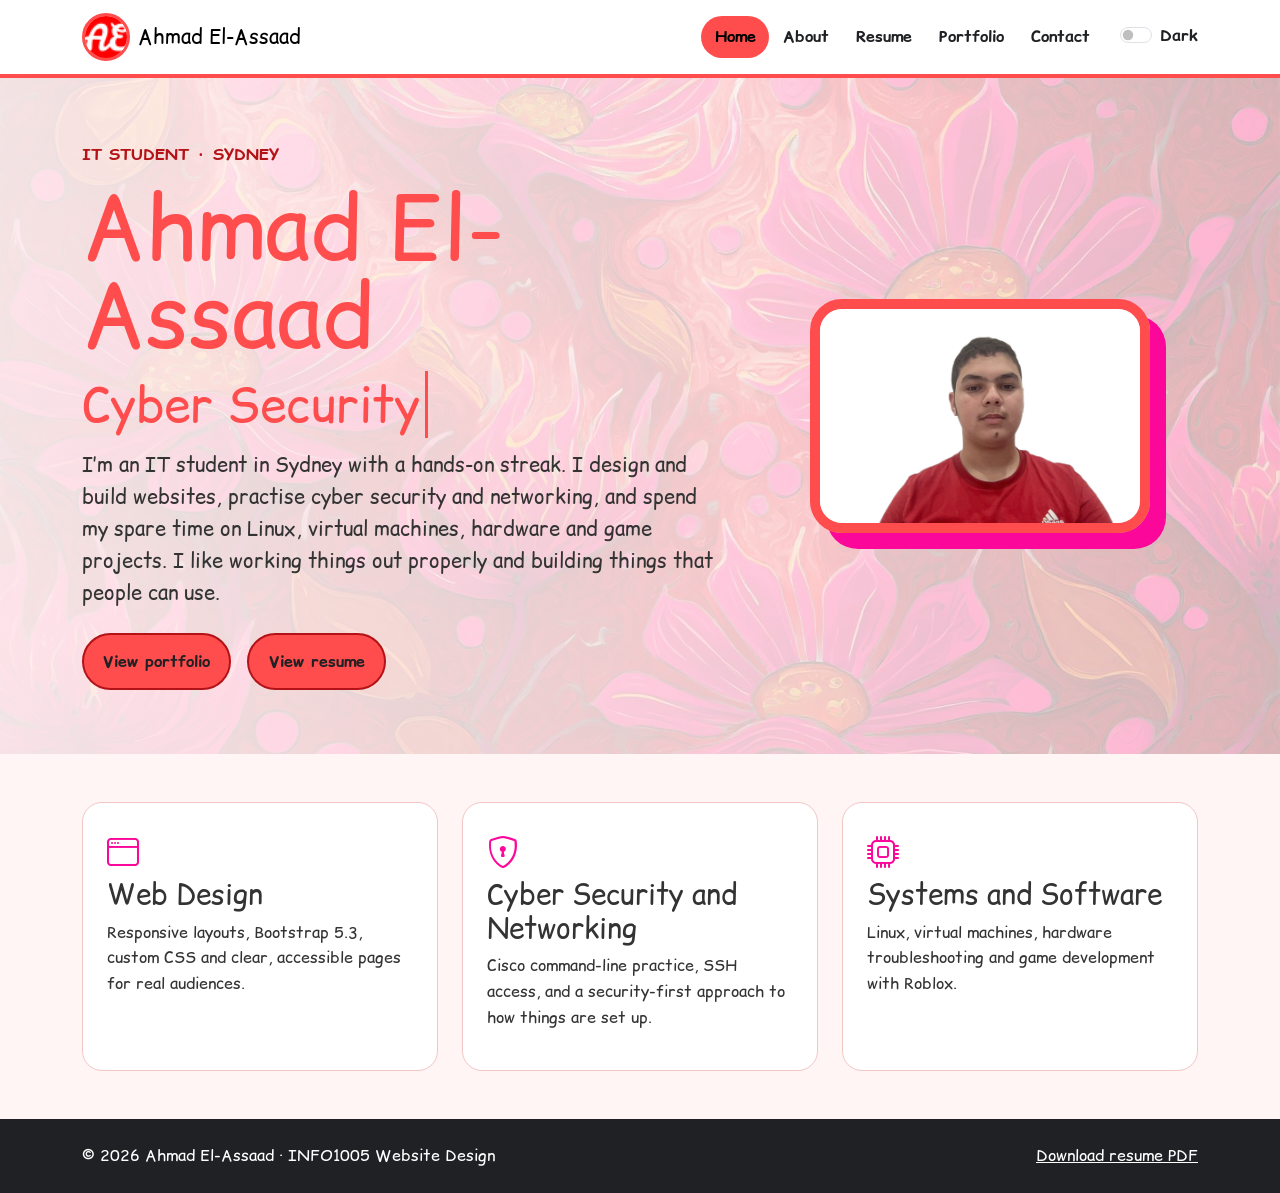
<file: index.html>
<!doctype html>
<html lang="en" data-bs-theme="light">
<head>
  <meta charset="utf-8">
  <meta name="viewport" content="width=device-width, initial-scale=1">
  <meta name="description" content="Ahmad El-Assaad, IT student in Sydney: web design, cyber security and systems portfolio">
  <meta name="author" content="INFO1005 Website Design">
  <title>Ahmad El-Assaad | Home</title>

  <link rel="apple-touch-icon" sizes="180x180" href="favicon/apple-touch-icon.png">
  <link rel="icon" type="image/png" sizes="32x32" href="favicon/favicon-32x32.png">
  <link rel="icon" type="image/png" sizes="16x16" href="favicon/favicon-16x16.png">
  <link rel="manifest" href="favicon/site.webmanifest">

  <!-- Same Google Font package as the Bart multipage template -->
  <link rel="preconnect" href="https://fonts.googleapis.com">
  <link rel="preconnect" href="https://fonts.gstatic.com" crossorigin>
  <link href="https://fonts.googleapis.com/css2?family=Comic+Relief:wght@400;700&display=swap" rel="stylesheet">

  <link rel="stylesheet" href="https://cdn.jsdelivr.net/npm/bootstrap-icons@1.11.3/font/bootstrap-icons.css">
  <link href="https://cdn.jsdelivr.net/npm/bootstrap@5.3.8/dist/css/bootstrap.min.css" rel="stylesheet">
  <link href="css/custom.css" rel="stylesheet">
</head>
<body>
<a class="skip-link" href="#maincontent">Skip to main content</a>

<nav class="navbar navbar-expand-lg sticky-top portfolio-nav" aria-label="Main portfolio navigation">
  <div class="container">
    <a class="navbar-brand d-flex align-items-center gap-2" href="index.html">
      <img src="img/ahmadicon.png" alt="Ahmad El-Assaad icon" class="brand-avatar">
      <span>Ahmad El-Assaad</span>
    </a>

    <button class="navbar-toggler" type="button"
            data-bs-toggle="collapse" data-bs-target="#mainNav"
            aria-controls="mainNav" aria-expanded="false"
            aria-label="Toggle navigation">
      <span class="navbar-toggler-icon"></span>
    </button>

    <div class="collapse navbar-collapse" id="mainNav">
      <ul class="navbar-nav ms-auto align-items-lg-center">
        <li class="nav-item"><a class="nav-link active" href="index.html" aria-current="page">Home</a></li><li class="nav-item"><a class="nav-link" href="about.html">About</a></li><li class="nav-item"><a class="nav-link" href="resume.html">Resume</a></li><li class="nav-item"><a class="nav-link" href="portfolio.html">Portfolio</a></li><li class="nav-item"><a class="nav-link" href="contact.html">Contact</a></li>
        <li class="nav-item ms-lg-3">
          <div class="form-check form-switch theme-switch">
            <input class="form-check-input" type="checkbox" role="switch" id="themeSwitch">
            <label class="form-check-label" for="themeSwitch">Dark</label>
          </div>
        </li>
      </ul>
    </div>
  </div>
</nav>

<main id="maincontent">
  <section class="hero d-flex align-items-center">
    <div class="container">
      <div class="row align-items-center g-5">
        <div class="col-lg-7">
          <p class="standout text-uppercase fw-bold">IT student · Sydney</p>
          <h1>Ahmad El-Assaad</h1>

          <h2 class="typing-heading">
            <span class="typewrite"
                  data-words='["Cyber Security Specialist","Web Designer","Software Developer"]'
                  aria-live="polite"></span>
          </h2>

          <p class="lead">I’m an IT student in Sydney with a hands-on streak. I design and build websites, practise cyber security and networking, and spend my spare time on Linux, virtual machines, hardware and game projects. I like working things out properly and building things that people can use.</p>

          <div class="d-flex flex-wrap gap-3 mt-4">
            <a class="btn-portfolio" href="portfolio.html">View portfolio</a>
            <a class="btn-portfolio" href="resume.html">View resume</a>
          </div>
        </div>

        <div class="col-lg-5 text-center">
          <img src="img/ahmad.png" class="img-fluid hero-img" alt="Portrait of Ahmad El-Assaad">
        </div>
      </div>
    </div>
  </section>

  <section class="container my-5">
    <div class="row g-4">
      <div class="col-md-4">
        <article class="feature-card p-4">
          <i class="bi bi-window feature-icon"></i>
          <h2 class="h3">Web Design</h2>
          <p>Responsive layouts, Bootstrap 5.3, custom CSS and clear, accessible pages for real audiences.</p>
        </article>
      </div>
      <div class="col-md-4">
        <article class="feature-card p-4">
          <i class="bi bi-shield-lock feature-icon"></i>
          <h2 class="h3">Cyber Security and Networking</h2>
          <p>Cisco command-line practice, SSH access, and a security-first approach to how things are set up.</p>
        </article>
      </div>
      <div class="col-md-4">
        <article class="feature-card p-4">
          <i class="bi bi-cpu feature-icon"></i>
          <h2 class="h3">Systems and Software</h2>
          <p>Linux, virtual machines, hardware troubleshooting and game development with Roblox.</p>
        </article>
      </div>
    </div>
  </section>
</main>

<footer class="site-footer py-4 mt-5">
  <div class="container d-flex flex-column flex-md-row justify-content-between gap-3">
    <p class="mb-0">&copy; 2026 Ahmad El-Assaad · INFO1005 Website Design</p>
    <p class="mb-0"><a href="pdf/ahmad_elassaad_resume.pdf" target="_blank">Download resume PDF</a></p>
  </div>
</footer>

<script src="https://cdn.jsdelivr.net/npm/bootstrap@5.3.8/dist/js/bootstrap.bundle.min.js"></script>
<script src="js/paint-theme.js"></script>
<script src="js/script.js"></script>
</body>
</html>
</file>
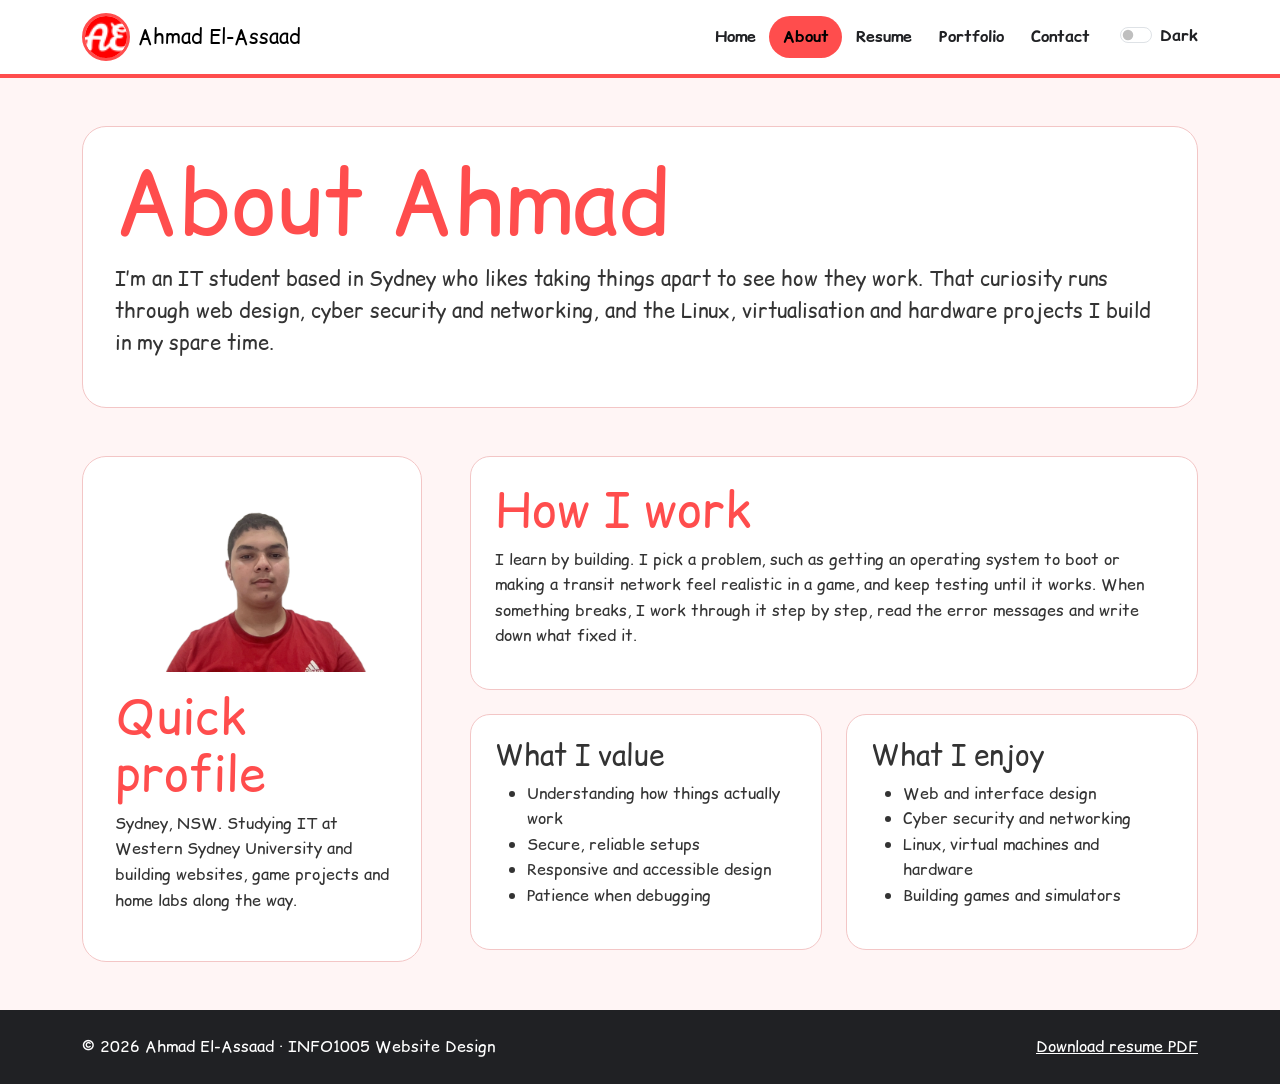
<file: about.html>
<!doctype html>
<html lang="en" data-bs-theme="light">
<head>
  <meta charset="utf-8">
  <meta name="viewport" content="width=device-width, initial-scale=1">
  <meta name="description" content="About Ahmad El-Assaad, an IT student in Sydney interested in web design, cyber security and systems">
  <meta name="author" content="INFO1005 Website Design">
  <title>Ahmad El-Assaad | About</title>

  <link rel="apple-touch-icon" sizes="180x180" href="favicon/apple-touch-icon.png">
  <link rel="icon" type="image/png" sizes="32x32" href="favicon/favicon-32x32.png">
  <link rel="icon" type="image/png" sizes="16x16" href="favicon/favicon-16x16.png">
  <link rel="manifest" href="favicon/site.webmanifest">

  <!-- Same Google Font package as the Bart multipage template -->
  <link rel="preconnect" href="https://fonts.googleapis.com">
  <link rel="preconnect" href="https://fonts.gstatic.com" crossorigin>
  <link href="https://fonts.googleapis.com/css2?family=Comic+Relief:wght@400;700&display=swap" rel="stylesheet">

  <link rel="stylesheet" href="https://cdn.jsdelivr.net/npm/bootstrap-icons@1.11.3/font/bootstrap-icons.css">
  <link href="https://cdn.jsdelivr.net/npm/bootstrap@5.3.8/dist/css/bootstrap.min.css" rel="stylesheet">
  <link href="css/custom.css" rel="stylesheet">
</head>
<body>
<a class="skip-link" href="#maincontent">Skip to main content</a>

<nav class="navbar navbar-expand-lg sticky-top portfolio-nav" aria-label="Main portfolio navigation">
  <div class="container">
    <a class="navbar-brand d-flex align-items-center gap-2" href="index.html">
      <img src="img/ahmadicon.png" alt="Ahmad El-Assaad icon" class="brand-avatar">
      <span>Ahmad El-Assaad</span>
    </a>

    <button class="navbar-toggler" type="button"
            data-bs-toggle="collapse" data-bs-target="#mainNav"
            aria-controls="mainNav" aria-expanded="false"
            aria-label="Toggle navigation">
      <span class="navbar-toggler-icon"></span>
    </button>

    <div class="collapse navbar-collapse" id="mainNav">
      <ul class="navbar-nav ms-auto align-items-lg-center">
        <li class="nav-item"><a class="nav-link" href="index.html">Home</a></li><li class="nav-item"><a class="nav-link active" href="about.html" aria-current="page">About</a></li><li class="nav-item"><a class="nav-link" href="resume.html">Resume</a></li><li class="nav-item"><a class="nav-link" href="portfolio.html">Portfolio</a></li><li class="nav-item"><a class="nav-link" href="contact.html">Contact</a></li>
        <li class="nav-item ms-lg-3">
          <div class="form-check form-switch theme-switch">
            <input class="form-check-input" type="checkbox" role="switch" id="themeSwitch">
            <label class="form-check-label" for="themeSwitch">Dark</label>
          </div>
        </li>
      </ul>
    </div>
  </div>
</nav>

<main id="maincontent" class="container my-5">
  <header class="section-panel mb-5">
    <h1>About Ahmad</h1>
    <p class="lead">I’m an IT student based in Sydney who likes taking things apart to see how they work. That curiosity runs through web design, cyber security and networking, and the Linux, virtualisation and hardware projects I build in my spare time.</p>
  </header>
  <div class="row g-5 align-items-start">
    <aside class="col-lg-4">
      <div class="section-panel position-sticky" style="top:6rem;">
        <img src="img/ahmad.png" class="img-fluid rounded-4 mb-3" alt="Portrait of Ahmad El-Assaad">
        <h2>Quick profile</h2>
        <p>Sydney, NSW. Studying IT at Western Sydney University and building websites, game projects and home labs along the way.</p>
      </div>
    </aside>
    <section class="col-lg-8">
      <div class="feature-card p-4 mb-4">
        <h2>How I work</h2>
        <p>I learn by building. I pick a problem, such as getting an operating system to boot or making a transit network feel realistic in a game, and keep testing until it works. When something breaks, I work through it step by step, read the error messages and write down what fixed it.</p>
      </div>
      <div class="row g-4">
        <div class="col-md-6">
          <article class="feature-card p-4">
            <h2 class="h3">What I value</h2>
            <ul>
              <li>Understanding how things actually work</li>
              <li>Secure, reliable setups</li>
              <li>Responsive and accessible design</li>
              <li>Patience when debugging</li>
            </ul>
          </article>
        </div>
        <div class="col-md-6">
          <article class="feature-card p-4">
            <h2 class="h3">What I enjoy</h2>
            <ul>
              <li>Web and interface design</li>
              <li>Cyber security and networking</li>
              <li>Linux, virtual machines and hardware</li>
              <li>Building games and simulators</li>
            </ul>
          </article>
        </div>
      </div>
    </section>
  </div>
</main>

<footer class="site-footer py-4 mt-5">
  <div class="container d-flex flex-column flex-md-row justify-content-between gap-3">
    <p class="mb-0">&copy; 2026 Ahmad El-Assaad · INFO1005 Website Design</p>
    <p class="mb-0"><a href="pdf/ahmad_elassaad_resume.pdf" target="_blank">Download resume PDF</a></p>
  </div>
</footer>

<script src="https://cdn.jsdelivr.net/npm/bootstrap@5.3.8/dist/js/bootstrap.bundle.min.js"></script>
<script src="js/paint-theme.js"></script>
<script src="js/script.js"></script>
</body>
</html>
</file>
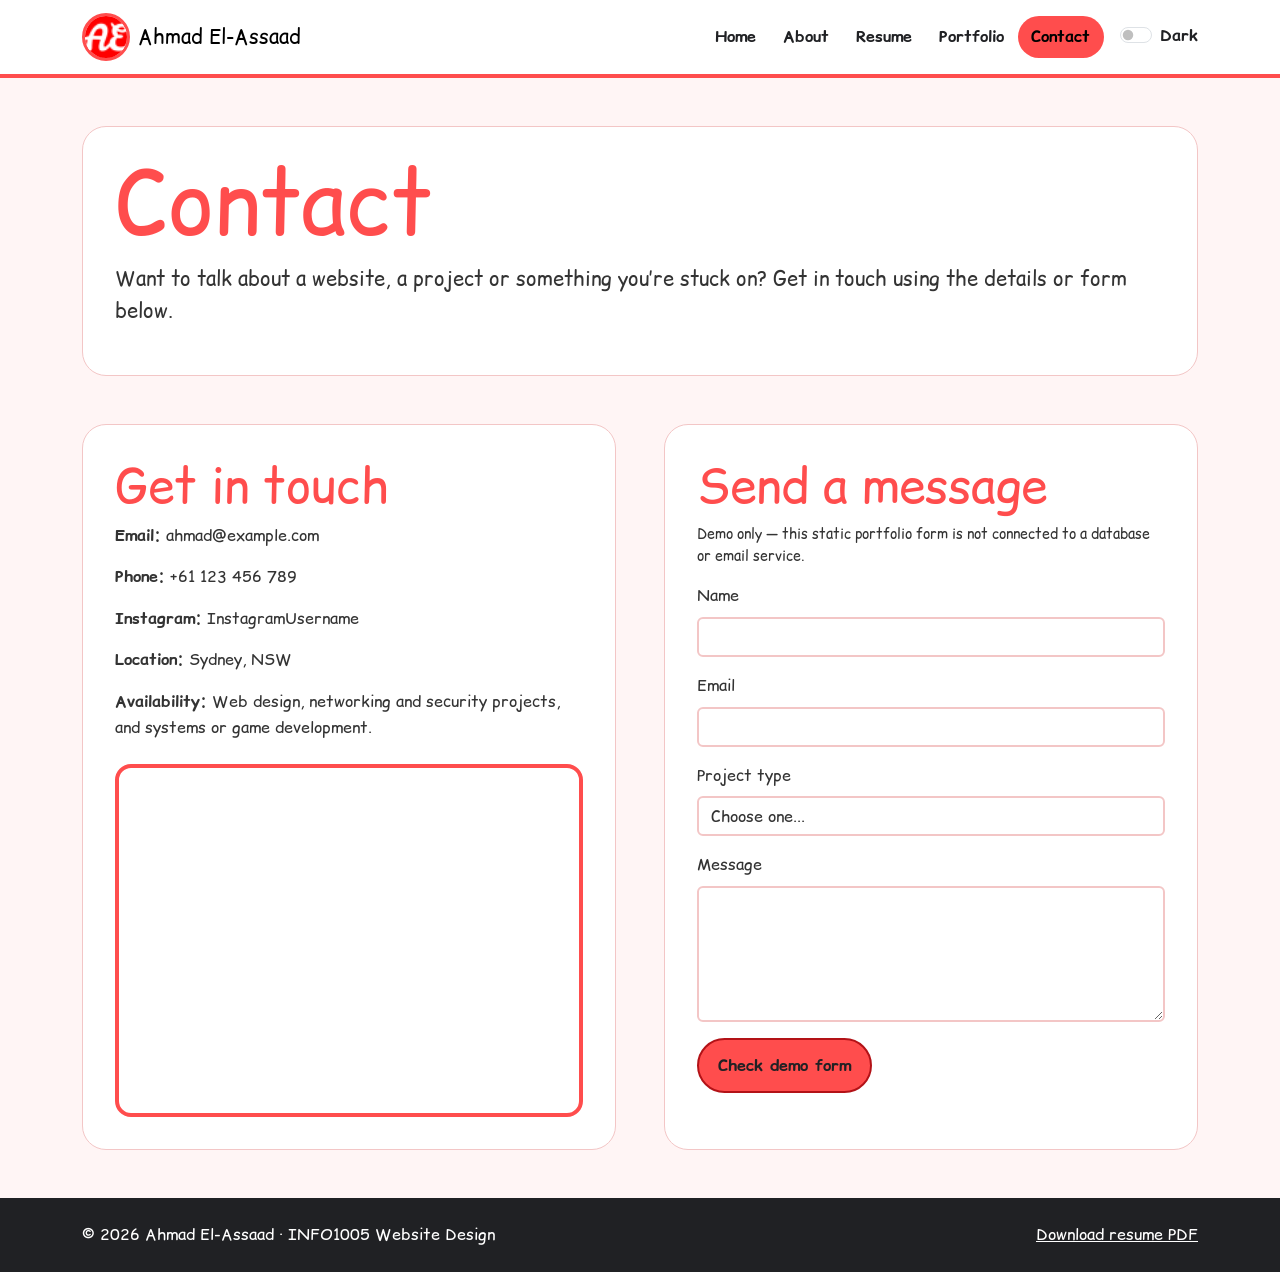
<file: contact.html>
<!doctype html>
<html lang="en" data-bs-theme="light">
<head>
  <meta charset="utf-8">
  <meta name="viewport" content="width=device-width, initial-scale=1">
  <meta name="description" content="Contact Ahmad El-Assaad with a responsive map and Bootstrap form">
  <meta name="author" content="INFO1005 Website Design">
  <title>Ahmad El-Assaad | Contact</title>

  <link rel="apple-touch-icon" sizes="180x180" href="favicon/apple-touch-icon.png">
  <link rel="icon" type="image/png" sizes="32x32" href="favicon/favicon-32x32.png">
  <link rel="icon" type="image/png" sizes="16x16" href="favicon/favicon-16x16.png">
  <link rel="manifest" href="favicon/site.webmanifest">

  <!-- Same Google Font package as the Bart multipage template -->
  <link rel="preconnect" href="https://fonts.googleapis.com">
  <link rel="preconnect" href="https://fonts.gstatic.com" crossorigin>
  <link href="https://fonts.googleapis.com/css2?family=Comic+Relief:wght@400;700&display=swap" rel="stylesheet">

  <link rel="stylesheet" href="https://cdn.jsdelivr.net/npm/bootstrap-icons@1.11.3/font/bootstrap-icons.css">
  <link href="https://cdn.jsdelivr.net/npm/bootstrap@5.3.8/dist/css/bootstrap.min.css" rel="stylesheet">
  <link href="css/custom.css" rel="stylesheet">
</head>
<body>
<a class="skip-link" href="#maincontent">Skip to main content</a>

<nav class="navbar navbar-expand-lg sticky-top portfolio-nav" aria-label="Main portfolio navigation">
  <div class="container">
    <a class="navbar-brand d-flex align-items-center gap-2" href="index.html">
      <img src="img/ahmadicon.png" alt="Ahmad El-Assaad icon" class="brand-avatar">
      <span>Ahmad El-Assaad</span>
    </a>

    <button class="navbar-toggler" type="button"
            data-bs-toggle="collapse" data-bs-target="#mainNav"
            aria-controls="mainNav" aria-expanded="false"
            aria-label="Toggle navigation">
      <span class="navbar-toggler-icon"></span>
    </button>

    <div class="collapse navbar-collapse" id="mainNav">
      <ul class="navbar-nav ms-auto align-items-lg-center">
        <li class="nav-item"><a class="nav-link" href="index.html">Home</a></li><li class="nav-item"><a class="nav-link" href="about.html">About</a></li><li class="nav-item"><a class="nav-link" href="resume.html">Resume</a></li><li class="nav-item"><a class="nav-link" href="portfolio.html">Portfolio</a></li><li class="nav-item"><a class="nav-link active" href="contact.html" aria-current="page">Contact</a></li>
        <li class="nav-item ms-lg-3">
          <div class="form-check form-switch theme-switch">
            <input class="form-check-input" type="checkbox" role="switch" id="themeSwitch">
            <label class="form-check-label" for="themeSwitch">Dark</label>
          </div>
        </li>
      </ul>
    </div>
  </div>
</nav>

<main id="maincontent" class="container my-5">
  <header class="section-panel mb-5">
    <h1>Contact</h1>
    <p class="lead">Want to talk about a website, a project or something you’re stuck on? Get in touch using the details or form below.</p>
  </header>

  <div class="row g-5 align-items-stretch">
    <section class="col-lg-6">
      <div class="section-panel h-100">
        <h2>Get in touch</h2>
        <p><strong>Email:</strong> ahmad@example.com</p>
        <p><strong>Phone:</strong> +61 123 456 789</p>
        <p><strong>Instagram:</strong> InstagramUsername</p>
        <p><strong>Location:</strong> Sydney, NSW</p>
        <p><strong>Availability:</strong> Web design, networking and security projects, and systems or game development.</p>

        <div class="ratio ratio-4x3 map-frame mt-4">
          <iframe src="https://www.google.com/maps?q=Sydney+NSW+Australia&output=embed"
                  title="Map showing Sydney, New South Wales"
                  loading="lazy"
                  referrerpolicy="no-referrer-when-downgrade"
                  allowfullscreen></iframe>
        </div>
      </div>
    </section>

    <section class="col-lg-6">
      <form class="section-panel needs-validation h-100" novalidate>
        <h2>Send a message</h2>
        <p class="small">Demo only — this static portfolio form is not connected to a database or email service.</p>

        <div class="mb-3">
          <label for="name" class="form-label">Name</label>
          <input type="text" class="form-control" id="name" required>
          <div class="invalid-feedback">Please enter your name.</div>
        </div>

        <div class="mb-3">
          <label for="email" class="form-label">Email</label>
          <input type="email" class="form-control" id="email" required>
          <div class="invalid-feedback">Please enter a valid email address.</div>
        </div>

        <div class="mb-3">
          <label for="projectType" class="form-label">Project type</label>
          <select class="form-select" id="projectType" required>
            <option value="">Choose one...</option>
            <option>Website Design</option>
            <option>Cyber Security / Networking</option>
            <option>Software / Game Development</option>
            <option>Other</option>
          </select>
          <div class="invalid-feedback">Please choose a project type.</div>
        </div>

        <div class="mb-3">
          <label for="message" class="form-label">Message</label>
          <textarea class="form-control" id="message" rows="5" required></textarea>
          <div class="invalid-feedback">Please enter a message.</div>
        </div>

        <button class="btn btn-portfolio" type="submit">Check demo form</button>
        <p class="form-status mt-3" aria-live="polite"></p>
      </form>
    </section>
  </div>
</main>

<footer class="site-footer py-4 mt-5">
  <div class="container d-flex flex-column flex-md-row justify-content-between gap-3">
    <p class="mb-0">&copy; 2026 Ahmad El-Assaad · INFO1005 Website Design</p>
    <p class="mb-0"><a href="pdf/ahmad_elassaad_resume.pdf" target="_blank">Download resume PDF</a></p>
  </div>
</footer>

<script src="https://cdn.jsdelivr.net/npm/bootstrap@5.3.8/dist/js/bootstrap.bundle.min.js"></script>
<script src="js/paint-theme.js"></script>
<script src="js/script.js"></script>
</body>
</html>
</file>
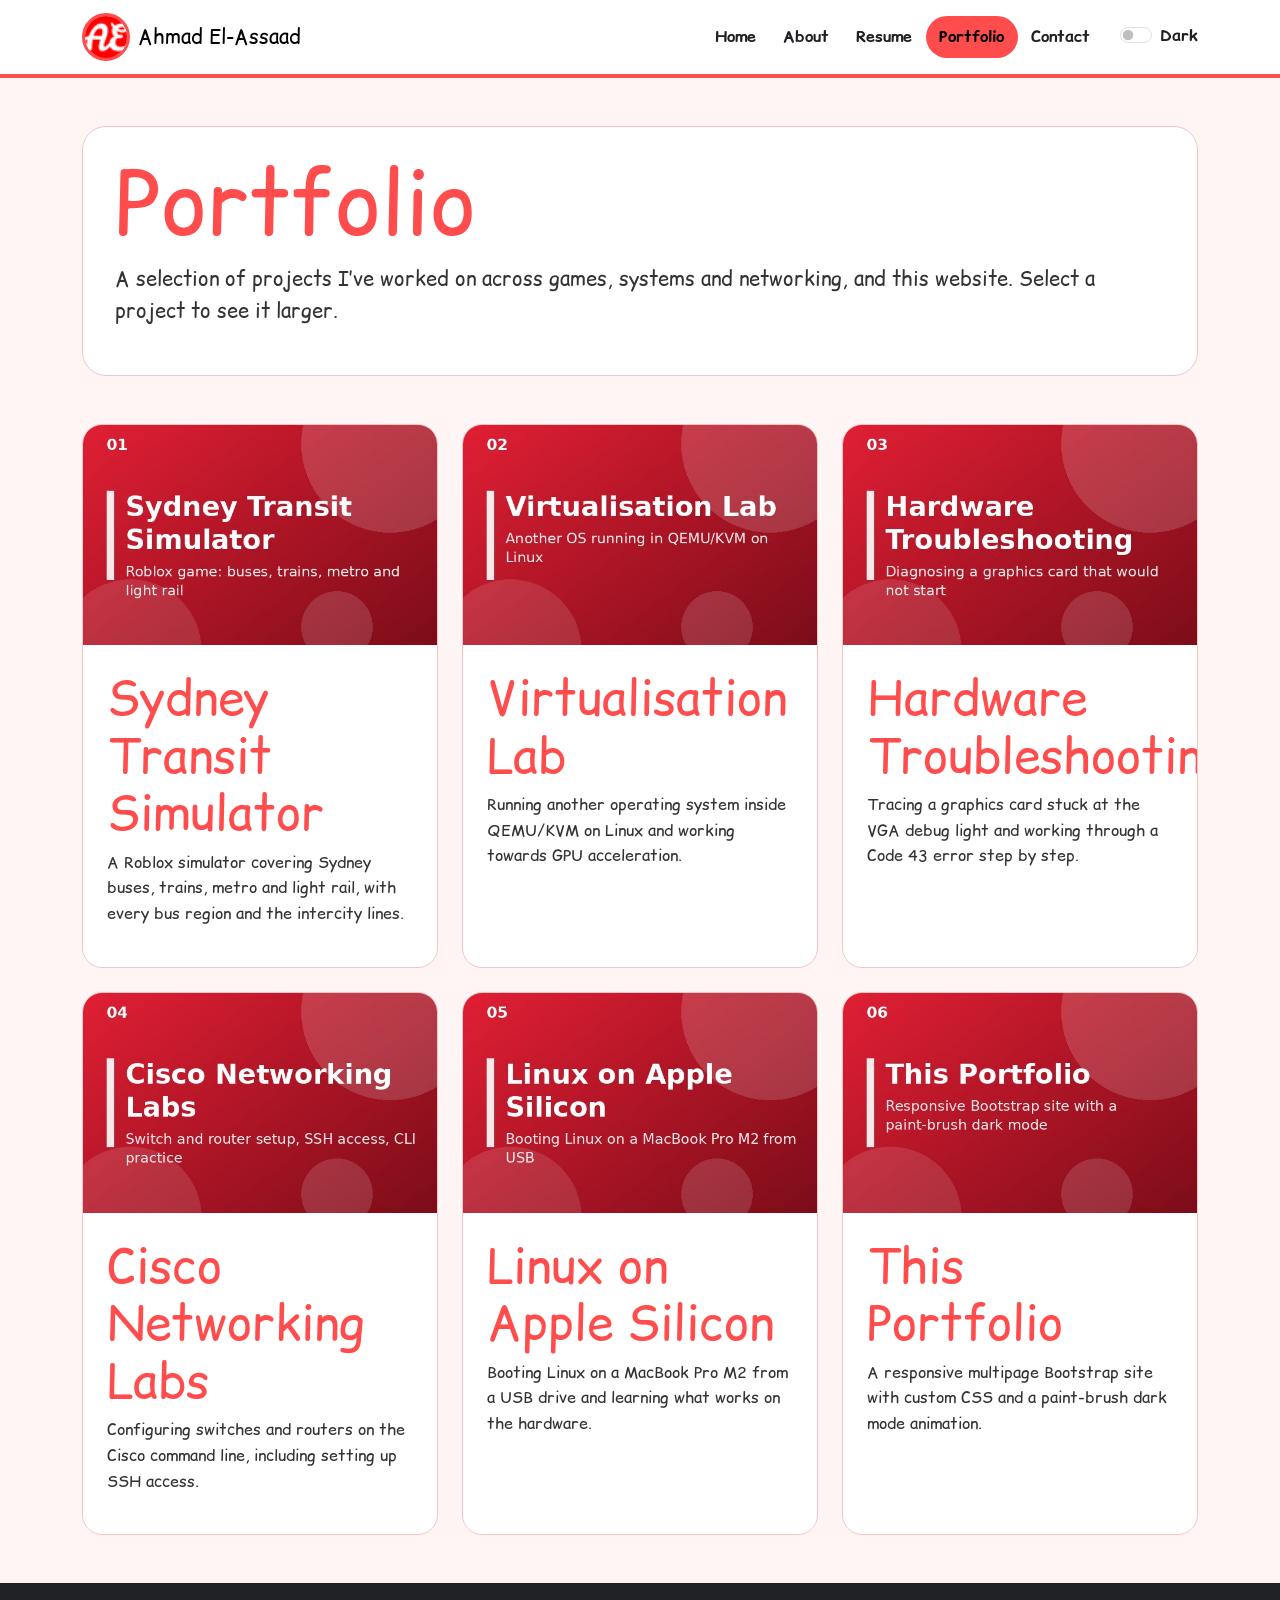
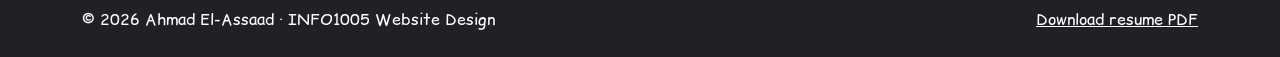
<file: portfolio.html>
<!doctype html>
<html lang="en" data-bs-theme="light">
<head>
  <meta charset="utf-8">
  <meta name="viewport" content="width=device-width, initial-scale=1">
  <meta name="description" content="Ahmad El-Assaad project portfolio with a Bootstrap modal lightbox">
  <meta name="author" content="INFO1005 Website Design">
  <title>Ahmad El-Assaad | Portfolio</title>

  <link rel="apple-touch-icon" sizes="180x180" href="favicon/apple-touch-icon.png">
  <link rel="icon" type="image/png" sizes="32x32" href="favicon/favicon-32x32.png">
  <link rel="icon" type="image/png" sizes="16x16" href="favicon/favicon-16x16.png">
  <link rel="manifest" href="favicon/site.webmanifest">

  <!-- Same Google Font package as the Bart multipage template -->
  <link rel="preconnect" href="https://fonts.googleapis.com">
  <link rel="preconnect" href="https://fonts.gstatic.com" crossorigin>
  <link href="https://fonts.googleapis.com/css2?family=Comic+Relief:wght@400;700&display=swap" rel="stylesheet">

  <link rel="stylesheet" href="https://cdn.jsdelivr.net/npm/bootstrap-icons@1.11.3/font/bootstrap-icons.css">
  <link href="https://cdn.jsdelivr.net/npm/bootstrap@5.3.8/dist/css/bootstrap.min.css" rel="stylesheet">
  <link href="css/custom.css" rel="stylesheet">
</head>
<body>
<a class="skip-link" href="#maincontent">Skip to main content</a>

<nav class="navbar navbar-expand-lg sticky-top portfolio-nav" aria-label="Main portfolio navigation">
  <div class="container">
    <a class="navbar-brand d-flex align-items-center gap-2" href="index.html">
      <img src="img/ahmadicon.png" alt="Ahmad El-Assaad icon" class="brand-avatar">
      <span>Ahmad El-Assaad</span>
    </a>

    <button class="navbar-toggler" type="button"
            data-bs-toggle="collapse" data-bs-target="#mainNav"
            aria-controls="mainNav" aria-expanded="false"
            aria-label="Toggle navigation">
      <span class="navbar-toggler-icon"></span>
    </button>

    <div class="collapse navbar-collapse" id="mainNav">
      <ul class="navbar-nav ms-auto align-items-lg-center">
        <li class="nav-item"><a class="nav-link" href="index.html">Home</a></li><li class="nav-item"><a class="nav-link" href="about.html">About</a></li><li class="nav-item"><a class="nav-link" href="resume.html">Resume</a></li><li class="nav-item"><a class="nav-link active" href="portfolio.html" aria-current="page">Portfolio</a></li><li class="nav-item"><a class="nav-link" href="contact.html">Contact</a></li>
        <li class="nav-item ms-lg-3">
          <div class="form-check form-switch theme-switch">
            <input class="form-check-input" type="checkbox" role="switch" id="themeSwitch">
            <label class="form-check-label" for="themeSwitch">Dark</label>
          </div>
        </li>
      </ul>
    </div>
  </div>
</nav>

<main id="maincontent" class="container my-5">
  <header class="section-panel mb-5">
    <h1>Portfolio</h1>
    <p class="lead">A selection of projects I’ve worked on across games, systems and networking, and this website. Select a project to see it larger.</p>
  </header>
  <section class="row g-4" aria-label="Portfolio project gallery">
    <div class="col-md-6 col-lg-4">
      <article class="project-card">
        <button type="button"
                data-bs-toggle="modal"
                data-bs-target="#projectLightbox"
                data-project-title="Sydney Transit Simulator"
                data-project-image="img/project1.jpg"
                data-project-alt="Sydney Transit Simulator project image"
                data-project-text="A Roblox simulator covering Sydney buses, trains, metro and light rail, with every bus region and the intercity lines.">
          <img src="img/project1.jpg" class="project-thumb" alt="Sydney Transit Simulator thumbnail">
        </button>
        <div class="p-4">
          <h2>Sydney Transit Simulator</h2>
          <p>A Roblox simulator covering Sydney buses, trains, metro and light rail, with every bus region and the intercity lines.</p>
        </div>
      </article>
    </div>
    <div class="col-md-6 col-lg-4">
      <article class="project-card">
        <button type="button"
                data-bs-toggle="modal"
                data-bs-target="#projectLightbox"
                data-project-title="Virtualisation Lab"
                data-project-image="img/project2.jpg"
                data-project-alt="Virtualisation Lab project image"
                data-project-text="Running another operating system inside QEMU/KVM on Linux and working towards GPU acceleration.">
          <img src="img/project2.jpg" class="project-thumb" alt="Virtualisation Lab thumbnail">
        </button>
        <div class="p-4">
          <h2>Virtualisation Lab</h2>
          <p>Running another operating system inside QEMU/KVM on Linux and working towards GPU acceleration.</p>
        </div>
      </article>
    </div>
    <div class="col-md-6 col-lg-4">
      <article class="project-card">
        <button type="button"
                data-bs-toggle="modal"
                data-bs-target="#projectLightbox"
                data-project-title="Hardware Troubleshooting"
                data-project-image="img/project3.jpg"
                data-project-alt="Hardware Troubleshooting project image"
                data-project-text="Tracing a graphics card stuck at the VGA debug light and working through a Code 43 error step by step.">
          <img src="img/project3.jpg" class="project-thumb" alt="Hardware Troubleshooting thumbnail">
        </button>
        <div class="p-4">
          <h2>Hardware Troubleshooting</h2>
          <p>Tracing a graphics card stuck at the VGA debug light and working through a Code 43 error step by step.</p>
        </div>
      </article>
    </div>
    <div class="col-md-6 col-lg-4">
      <article class="project-card">
        <button type="button"
                data-bs-toggle="modal"
                data-bs-target="#projectLightbox"
                data-project-title="Cisco Networking Labs"
                data-project-image="img/project4.jpg"
                data-project-alt="Cisco Networking Labs project image"
                data-project-text="Configuring switches and routers on the Cisco command line, including setting up SSH access.">
          <img src="img/project4.jpg" class="project-thumb" alt="Cisco Networking Labs thumbnail">
        </button>
        <div class="p-4">
          <h2>Cisco Networking Labs</h2>
          <p>Configuring switches and routers on the Cisco command line, including setting up SSH access.</p>
        </div>
      </article>
    </div>
    <div class="col-md-6 col-lg-4">
      <article class="project-card">
        <button type="button"
                data-bs-toggle="modal"
                data-bs-target="#projectLightbox"
                data-project-title="Linux on Apple Silicon"
                data-project-image="img/project5.jpg"
                data-project-alt="Linux on Apple Silicon project image"
                data-project-text="Booting Linux on a MacBook Pro M2 from a USB drive and learning what works on the hardware.">
          <img src="img/project5.jpg" class="project-thumb" alt="Linux on Apple Silicon thumbnail">
        </button>
        <div class="p-4">
          <h2>Linux on Apple Silicon</h2>
          <p>Booting Linux on a MacBook Pro M2 from a USB drive and learning what works on the hardware.</p>
        </div>
      </article>
    </div>
    <div class="col-md-6 col-lg-4">
      <article class="project-card">
        <button type="button"
                data-bs-toggle="modal"
                data-bs-target="#projectLightbox"
                data-project-title="This Portfolio"
                data-project-image="img/project6.jpg"
                data-project-alt="This Portfolio project image"
                data-project-text="A responsive multipage Bootstrap site with custom CSS and a paint-brush dark mode animation.">
          <img src="img/project6.jpg" class="project-thumb" alt="This Portfolio thumbnail">
        </button>
        <div class="p-4">
          <h2>This Portfolio</h2>
          <p>A responsive multipage Bootstrap site with custom CSS and a paint-brush dark mode animation.</p>
        </div>
      </article>
    </div>
  </section>
  <div class="modal fade" id="projectLightbox" tabindex="-1" aria-labelledby="projectLightboxLabel" aria-hidden="true">
    <div class="modal-dialog modal-dialog-centered modal-lg">
      <div class="modal-content">
        <div class="modal-header">
          <h2 class="modal-title fs-3" id="projectLightboxLabel">Project preview</h2>
          <button type="button" class="btn-close" data-bs-dismiss="modal" aria-label="Close"></button>
        </div>
        <div class="modal-body">
          <img src="img/project1.jpg" class="lightbox-image" alt="Project preview image">
          <p class="lightbox-text mt-3 mb-0">Project description appears here.</p>
        </div>
      </div>
    </div>
  </div>
</main>

<footer class="site-footer py-4 mt-5">
  <div class="container d-flex flex-column flex-md-row justify-content-between gap-3">
    <p class="mb-0">&copy; 2026 Ahmad El-Assaad · INFO1005 Website Design</p>
    <p class="mb-0"><a href="pdf/ahmad_elassaad_resume.pdf" target="_blank">Download resume PDF</a></p>
  </div>
</footer>

<script src="https://cdn.jsdelivr.net/npm/bootstrap@5.3.8/dist/js/bootstrap.bundle.min.js"></script>
<script src="js/paint-theme.js"></script>
<script src="js/script.js"></script>
</body>
</html>
</file>
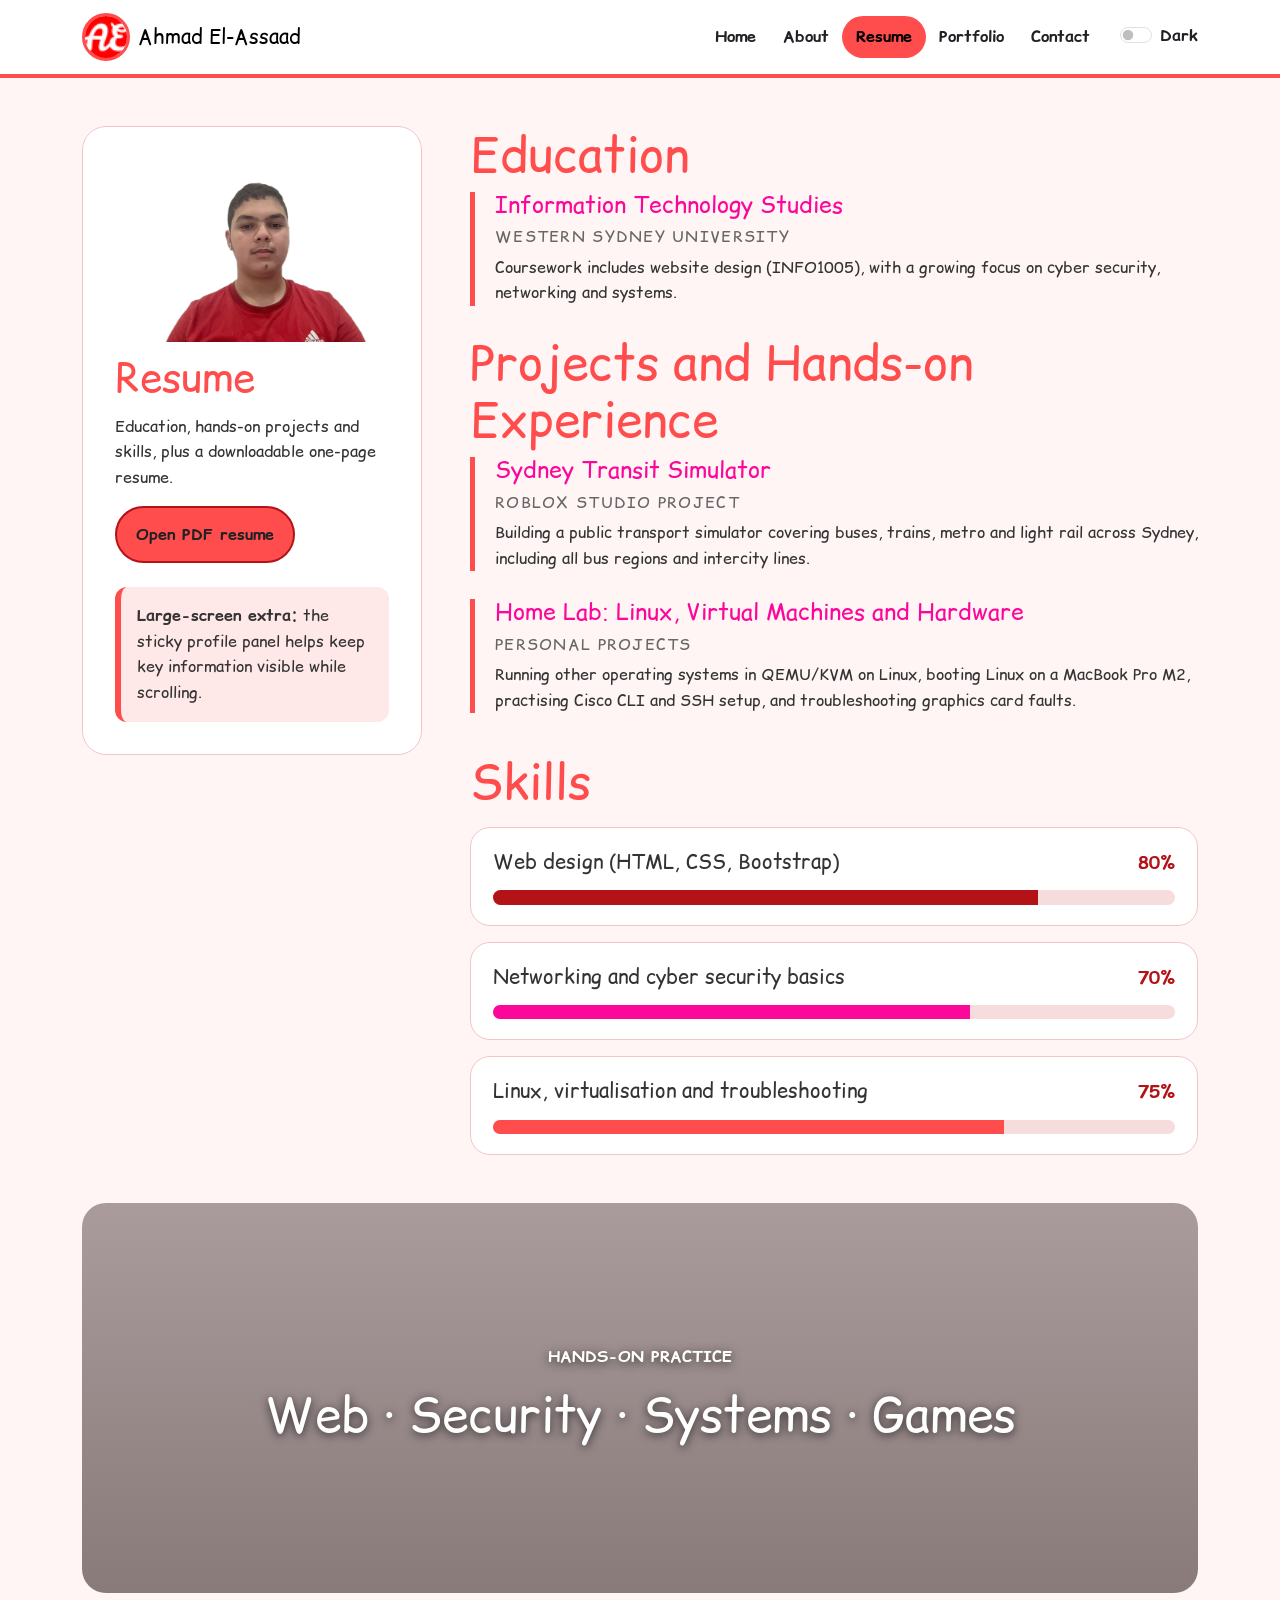
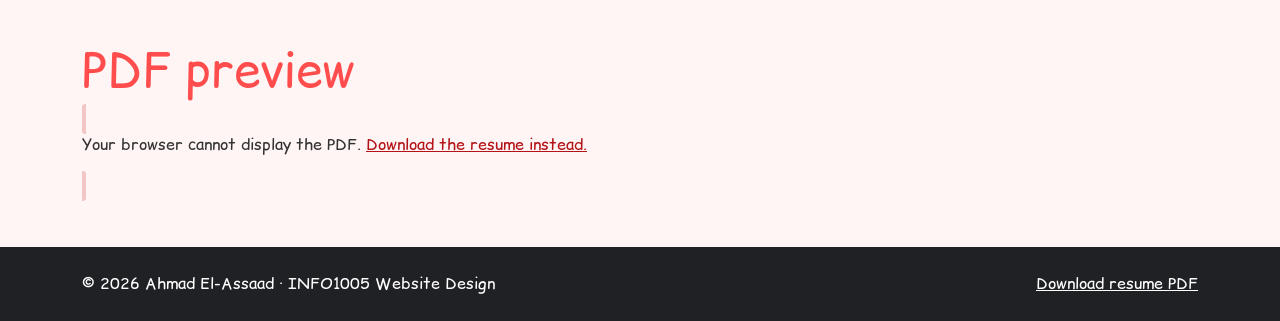
<file: resume.html>
<!doctype html>
<html lang="en" data-bs-theme="light">
<head>
  <meta charset="utf-8">
  <meta name="viewport" content="width=device-width, initial-scale=1">
  <meta name="description" content="Resume for Ahmad El-Assaad: education, projects and skills">
  <meta name="author" content="INFO1005 Website Design">
  <title>Ahmad El-Assaad | Resume</title>

  <link rel="apple-touch-icon" sizes="180x180" href="favicon/apple-touch-icon.png">
  <link rel="icon" type="image/png" sizes="32x32" href="favicon/favicon-32x32.png">
  <link rel="icon" type="image/png" sizes="16x16" href="favicon/favicon-16x16.png">
  <link rel="manifest" href="favicon/site.webmanifest">

  <!-- Same Google Font package as the Bart multipage template -->
  <link rel="preconnect" href="https://fonts.googleapis.com">
  <link rel="preconnect" href="https://fonts.gstatic.com" crossorigin>
  <link href="https://fonts.googleapis.com/css2?family=Comic+Relief:wght@400;700&display=swap" rel="stylesheet">

  <link rel="stylesheet" href="https://cdn.jsdelivr.net/npm/bootstrap-icons@1.11.3/font/bootstrap-icons.css">
  <link href="https://cdn.jsdelivr.net/npm/bootstrap@5.3.8/dist/css/bootstrap.min.css" rel="stylesheet">
  <link href="css/custom.css" rel="stylesheet">
</head>
<body>
<a class="skip-link" href="#maincontent">Skip to main content</a>

<nav class="navbar navbar-expand-lg sticky-top portfolio-nav" aria-label="Main portfolio navigation">
  <div class="container">
    <a class="navbar-brand d-flex align-items-center gap-2" href="index.html">
      <img src="img/ahmadicon.png" alt="Ahmad El-Assaad icon" class="brand-avatar">
      <span>Ahmad El-Assaad</span>
    </a>

    <button class="navbar-toggler" type="button"
            data-bs-toggle="collapse" data-bs-target="#mainNav"
            aria-controls="mainNav" aria-expanded="false"
            aria-label="Toggle navigation">
      <span class="navbar-toggler-icon"></span>
    </button>

    <div class="collapse navbar-collapse" id="mainNav">
      <ul class="navbar-nav ms-auto align-items-lg-center">
        <li class="nav-item"><a class="nav-link" href="index.html">Home</a></li><li class="nav-item"><a class="nav-link" href="about.html">About</a></li><li class="nav-item"><a class="nav-link active" href="resume.html" aria-current="page">Resume</a></li><li class="nav-item"><a class="nav-link" href="portfolio.html">Portfolio</a></li><li class="nav-item"><a class="nav-link" href="contact.html">Contact</a></li>
        <li class="nav-item ms-lg-3">
          <div class="form-check form-switch theme-switch">
            <input class="form-check-input" type="checkbox" role="switch" id="themeSwitch">
            <label class="form-check-label" for="themeSwitch">Dark</label>
          </div>
        </li>
      </ul>
    </div>
  </div>
</nav>

<main id="maincontent" class="container my-5">
  <div class="row g-5">
    <aside class="col-lg-4">
      <div class="section-panel position-sticky" style="top:6rem;">
        <img src="img/ahmad.png" class="img-fluid rounded-4 mb-3" alt="Portrait of Ahmad El-Assaad">
        <h1 class="fs-1">Resume</h1>
        <p>Education, hands-on projects and skills, plus a downloadable one-page resume.</p>
        <a class="btn-portfolio" href="pdf/ahmad_elassaad_resume.pdf" target="_blank">Open PDF resume</a>
        <div class="optional-note mt-4 d-none d-lg-block">
          <strong>Large-screen extra:</strong> the sticky profile panel helps keep key information visible while scrolling.
        </div>
      </div>
    </aside>
    <section class="col-lg-8">
      <h2>Education</h2>
      <div class="timeline-item">
        <h3>Information Technology Studies</h3>
        <h4>Western Sydney University</h4>
        <p>Coursework includes website design (INFO1005), with a growing focus on cyber security, networking and systems.</p>
      </div>
      <h2>Projects and Hands-on Experience</h2>
      <div class="timeline-item">
        <h3>Sydney Transit Simulator</h3>
        <h4>Roblox Studio project</h4>
        <p>Building a public transport simulator covering buses, trains, metro and light rail across Sydney, including all bus regions and intercity lines.</p>
      </div>
      <div class="timeline-item">
        <h3>Home Lab: Linux, Virtual Machines and Hardware</h3>
        <h4>Personal projects</h4>
        <p>Running other operating systems in QEMU/KVM on Linux, booting Linux on a MacBook Pro M2, practising Cisco CLI and SSH setup, and troubleshooting graphics card faults.</p>
      </div>
      <section class="skills-section" aria-labelledby="skillsHeading">
        <h2 id="skillsHeading">Skills</h2>
        <div class="skills-list">
          <article class="skill-card">
            <div class="skill-card-heading">
              <h3>Web design (HTML, CSS, Bootstrap)</h3>
              <span class="skill-percentage">80%</span>
            </div>
            <div class="progress" role="progressbar"
                 aria-label="Web design skill level"
                 aria-valuenow="80" aria-valuemin="0" aria-valuemax="100">
              <div class="progress-bar" style="width:80%">
                <span class="visually-hidden">80%</span>
              </div>
            </div>
          </article>
          <article class="skill-card">
            <div class="skill-card-heading">
              <h3>Networking and cyber security basics</h3>
              <span class="skill-percentage">70%</span>
            </div>
            <div class="progress" role="progressbar"
                 aria-label="Networking and cyber security skill level"
                 aria-valuenow="70" aria-valuemin="0" aria-valuemax="100">
              <div class="progress-bar secondary" style="width:70%">
                <span class="visually-hidden">70%</span>
              </div>
            </div>
          </article>
          <article class="skill-card">
            <div class="skill-card-heading">
              <h3>Linux, virtualisation and troubleshooting</h3>
              <span class="skill-percentage">75%</span>
            </div>
            <div class="progress" role="progressbar"
                 aria-label="Linux and troubleshooting skill level"
                 aria-valuenow="75" aria-valuemin="0" aria-valuemax="100">
              <div class="progress-bar tertiary" style="width:75%">
                <span class="visually-hidden">75%</span>
              </div>
            </div>
          </article>
        </div>
      </section>
    </section>
  </div>
  <section class="resume-parallax mt-5" aria-label="Interests parallax banner">
    <div class="parallax-content container text-center">
      <p class="standout text-uppercase fw-bold">Hands-on Practice</p>
      <h2>Web · Security · Systems · Games</h2>
    </div>
  </section>
  <section class="d-none d-lg-block mt-5" aria-labelledby="pdfPreview">
    <h2 id="pdfPreview">PDF preview</h2>
    <object class="pdf-frame" data="pdf/ahmad_elassaad_resume.pdf" type="application/pdf">
      <p>Your browser cannot display the PDF. <a href="pdf/ahmad_elassaad_resume.pdf">Download the resume instead.</a></p>
    </object>
  </section>
</main>

<footer class="site-footer py-4 mt-5">
  <div class="container d-flex flex-column flex-md-row justify-content-between gap-3">
    <p class="mb-0">&copy; 2026 Ahmad El-Assaad · INFO1005 Website Design</p>
    <p class="mb-0"><a href="pdf/ahmad_elassaad_resume.pdf" target="_blank">Download resume PDF</a></p>
  </div>
</footer>

<script src="https://cdn.jsdelivr.net/npm/bootstrap@5.3.8/dist/js/bootstrap.bundle.min.js"></script>
<script src="js/paint-theme.js"></script>
<script src="js/script.js"></script>
</body>
</html>
</file>
<file: css/custom.css>
/* INFO1005 Module 3.2 Marge Simpson multipage Bootstrap portfolio
   Visual styling intentionally follows the Bart Simpson multipage template.
   Palette adapted from the earlier Marge example.
*/

:root {
  --brand-primary: #ff4d4d;
  --brand-secondary: #b31217;
  --brand-accent: #fb079a;
  --brand-dark: #202124;
  --brand-light: #fff5f5;
  --brand-panel: #ffffff;
  --brand-text: #333333;
  --brand-muted: #666666;
  --brand-border: #f3c6c6;
  --font-heading: 'Comic Relief', 'Comic Sans MS', cursive;
  --font-body: 'Comic Relief', 'Comic Sans MS', cursive;
}

html {
  scroll-behavior: smooth;
  scroll-padding-top: 5rem;
}

body {
  margin: 0;
  font-family: var(--font-body);
  color: var(--brand-text);
  background: var(--brand-light);
  line-height: 1.6;
}

[data-bs-theme="dark"] body {
  --brand-light: #151515;
  --brand-panel: #202124;
  --brand-text: #fbeeee;
  --brand-muted: #dbc3c3;
  --brand-border: #5a2f2f;
  background: var(--brand-light);
  color: var(--brand-text);
}

.skip-link {
  position: absolute;
  left: -999px;
  top: 0;
  background: var(--brand-dark);
  color: white;
  padding: .75rem 1rem;
  z-index: 2000;
}
.skip-link:focus { left: 1rem; top: 1rem; }

h1, h2, h3, h4, h5, .navbar-brand {
  font-family: var(--font-heading);
}

h1 {
  font-size: clamp(2.6rem, 7vw, 5.5rem);
  color: var(--brand-primary);
  line-height: 1;
  margin-bottom: 1rem;
}

h2 { color: var(--brand-primary); font-size: clamp(2rem, 4vw, 3rem); }
h3 { color: var(--brand-accent); font-size: 1.45rem; }
h4 { color: var(--brand-muted); font-size: 1rem; letter-spacing: .08em; text-transform: uppercase; }

a { color: var(--brand-secondary); }
a:hover { color: var(--brand-primary); }

/* NAVIGATION — same treatment as Bart multipage */
.portfolio-nav {
  background: var(--brand-panel);
  border-bottom: 4px solid var(--brand-primary);
}

.brand-avatar {
  width: 48px;
  height: 48px;
  object-fit: cover;
  border-radius: 50%;
  border: 3px solid var(--brand-primary);
}

.nav-link {
  color: var(--brand-dark);
  font-weight: 700;
  border-radius: 999px;
  padding-inline: .85rem !important;
}

[data-bs-theme="dark"] .nav-link,
[data-bs-theme="dark"] .navbar-brand,
[data-bs-theme="dark"] .theme-switch {
  color: var(--brand-text);
}

.nav-link:hover,
.nav-link:focus,
.nav-link.active {
  color: var(--brand-dark);
  background: var(--brand-primary);
}

.navbar-toggler { border: 2px solid var(--brand-primary); }
.theme-switch { color: var(--brand-dark); font-weight: 700; }
.theme-switch .form-check-input:checked {
  background-color: var(--brand-primary);
  border-color: var(--brand-primary);
}

/* HOME HERO — Bart layout with Marge image and red palette */
.hero {
  min-height: 70vh;
  padding-block: 4rem;
  background:
    linear-gradient(90deg, rgba(255,245,245,.80), rgba(255,245,245,.30)),
    url('../img/hero-red-light.jpg') center/cover no-repeat;
}

[data-bs-theme="dark"] .hero {
  background:
    linear-gradient(90deg, rgba(21,21,21,.75), rgba(21,21,21,.25)),
    url('../img/hero-red-dark.jpg') center/cover no-repeat;
}

.hero-img {
  max-width: 340px;
  border-radius: 2rem;
  border: 10px solid var(--brand-primary);
  box-shadow: 16px 16px 0 var(--brand-accent);
}

.standout {
  color: var(--brand-secondary);
  font-weight: 700;
}

.typing-heading {
  min-height: 3.6rem;
  margin-bottom: 1rem;
}

.typewrite {
  color: var(--brand-primary);
  border-right: .08em solid var(--brand-primary);
  padding-right: .1em;
  animation: blinkCursor .8s step-end infinite;
}

@keyframes blinkCursor {
  50% { border-color: transparent; }
}

/* BART TEMPLATE PANEL / CARD STYLES */
.section-panel {
  background: var(--brand-panel);
  border: 1px solid var(--brand-border);
  border-radius: 1.5rem;
  padding: 2rem;
}

.feature-card,
.project-card,
.resume-card {
  background: var(--brand-panel);
  border: 1px solid var(--brand-border);
  border-radius: 1.25rem;
  overflow: hidden;
  height: 100%;
  transition: transform .25s ease, box-shadow .25s ease;
}

.feature-card:hover,
.project-card:hover,
.resume-card:hover {
  transform: translateY(-.25rem);
  box-shadow: 0 1rem 2rem rgba(0,0,0,.12);
}

.feature-icon {
  font-size: 2rem;
  color: var(--brand-accent);
}

.card-img-top,
.project-thumb {
  height: 220px;
  object-fit: cover;
  width: 100%;
}

.project-thumb { cursor: zoom-in; }
.project-card button {
  border: 0;
  padding: 0;
  background: transparent;
  width: 100%;
}

/* BART TEMPLATE PILL BUTTON STYLE */
.btn-portfolio {
  display: inline-block;
  color: var(--brand-dark);
  background: var(--brand-primary);
  border: 2px solid var(--brand-secondary);
  border-radius: 999px;
  font-weight: 700;
  padding: .85rem 1.2rem;
  text-decoration: none;
}

.btn-portfolio:hover,
.btn-portfolio:focus {
  color: white;
  background: var(--brand-secondary);
}

/* RESUME */
.progress {
  height: 2rem;
  background: #f6dcdc;
  border-radius: 999px;
}

.progress-bar {
  background: var(--brand-secondary);
  color: white;
  font-weight: 700;
}

.progress-bar.secondary {
  background: var(--brand-accent);
}

.progress-bar.tertiary {
  background: var(--brand-primary);
  color: var(--brand-dark);
}

.timeline-item {
  border-left: 5px solid var(--brand-primary);
  padding-left: 1.25rem;
  margin-bottom: 1.75rem;
}

.pdf-frame {
  width: 100%;
  min-height: 520px;
  border: 4px solid var(--brand-border);
  border-radius: 1rem;
}

.optional-note {
  border-left: 6px solid var(--brand-primary);
  background: rgba(255,77,77,.13);
  padding: 1rem;
  border-radius: .75rem;
}


/* FIXED RESUME SKILLS SECTION
   Dedicated skill cards prevent the generic 100% card height from
   stretching or misaligning the skill rows. */
.resume-card {
  height: auto;
}

.skills-section {
  margin-top: 2.5rem;
}

.skills-section > h2 {
  margin-bottom: 1rem;
}

.skills-list {
  display: grid;
  gap: 1rem;
}

.skill-card {
  background: var(--brand-panel);
  border: 1px solid var(--brand-border);
  border-radius: 1.25rem;
  padding: 1.25rem 1.4rem;
}

.skill-card-heading {
  display: flex;
  align-items: baseline;
  justify-content: space-between;
  gap: 1rem;
  margin-bottom: .8rem;
}

.skill-card-heading h3 {
  margin: 0;
  color: var(--brand-text);
  font-size: 1.25rem;
  line-height: 1.25;
}

.skill-percentage {
  flex: 0 0 auto;
  min-width: 3.25rem;
  text-align: right;
  color: var(--brand-secondary);
  font-family: var(--font-heading);
  font-size: 1.15rem;
  font-weight: 700;
}

.skill-card .progress {
  width: 100%;
  height: .9rem;
  margin: 0;
  overflow: hidden;
}

.skill-card .progress-bar {
  min-width: 0;
}

@media (max-width: 575.98px) {
  .skill-card {
    padding: 1rem;
  }

  .skill-card-heading {
    align-items: flex-start;
  }

  .skill-card-heading h3 {
    font-size: 1.1rem;
  }
}

/* RESPONSIVE PARALLAX */
.resume-parallax {
  min-height: 390px;
  border-radius: 1.5rem;
  overflow: hidden;
  background:
    linear-gradient(rgba(30,10,10,.38), rgba(30,10,10,.52)),
    url('../img/parallax2.jpg') center/cover fixed no-repeat;
  display: grid;
  place-items: center;
}

.parallax-content {
  padding: 4rem 1rem;
}

.resume-parallax h2,
.resume-parallax .standout {
  color: #fff;
  text-shadow: 0 2px 10px rgba(0,0,0,.7);
}

/* MODAL */
.modal-content {
  background: var(--brand-panel);
  color: var(--brand-text);
}

.lightbox-image {
  width: 100%;
  max-height: 70vh;
  object-fit: contain;
  border-radius: .75rem;
}

/* FORM + MAP */
.form-control,
.form-select {
  border: 2px solid var(--brand-border);
  background: var(--brand-panel);
  color: var(--brand-text);
}

.form-control:focus,
.form-select:focus {
  border-color: var(--brand-primary);
  box-shadow: 0 0 0 .25rem rgba(255,77,77,.20);
}

.map-frame {
  overflow: hidden;
  border: 4px solid var(--brand-primary);
  border-radius: 1rem;
}

.map-frame iframe {
  border: 0;
}

/* FOOTER — same dark footer as Bart */
.site-footer {
  background: var(--brand-dark);
  color: white;
}

.site-footer a,
.site-footer p {
  color: white;
}

:focus-visible {
  outline: 4px solid var(--brand-accent);
  outline-offset: 3px;
}

@media (max-width: 767.98px), (prefers-reduced-motion: reduce) {
  .resume-parallax {
    min-height: 240px;
    background-attachment: scroll;
  }
}

@media (max-width: 767.98px) {
  .hero {
    min-height: auto;
    padding-block: 2rem;
  }

  .hero-img {
    max-width: 240px;
    border-width: 6px;
    box-shadow: 8px 8px 0 var(--brand-accent);
  }

  .section-panel {
    padding: 1rem;
  }

  .card-img-top,
  .project-thumb {
    height: 180px;
  }
}

/* ============================================================
   PAINT-BRUSH THEME SWITCH (used by js/paint-theme.js)
   ============================================================ */
@property --pd-r { syntax: "<length>"; inherits: true; initial-value: 0px; }

.pd-notrans, .pd-notrans *, .pd-notrans *::before, .pd-notrans *::after { transition: none !important; }

/* text while it is being splashed with fresh paint */
.pd-painting,
.pd-painting * {
  color: transparent !important;       /* also hides child spans/links until the paint lands */
}
.pd-painting * { border-color: transparent !important; }   /* e.g. the typewriter cursor */
.pd-painting {
  color: transparent !important;
  -webkit-background-clip: text !important;
  background-clip: text !important;
  background-image:
    radial-gradient(circle at var(--pd-x, 50%) var(--pd-y, 50%), var(--pd-new) var(--pd-r), transparent calc(var(--pd-r) + 1px)),
    linear-gradient(var(--pd-old), var(--pd-old)) !important;
  transition: --pd-r 900ms cubic-bezier(.2, .7, .2, 1);
}

.pd-wall  { position: fixed; inset: 0; width: 100%; height: 100%; z-index: 2147483000; display: none; touch-action: none; }
.pd-brush { position: fixed; left: 0; top: 0; z-index: 2147483001; pointer-events: none; display: none; --h: 100px; --paint: #000; }
.pd-brush .b { position: absolute; left: 0; top: 0; }
.pd-bristles { position: absolute; left: calc(var(--h) * -.34); top: calc(var(--h) / -2); width: calc(var(--h) * .34); height: var(--h);
  background: var(--paint); border: 3px solid rgba(140,140,140,.8); border-left-width: 0; border-radius: 3px 14px 14px 3px; box-sizing: border-box; }
.pd-ferrule { position: absolute; left: calc(var(--h) * -.62); top: calc(var(--h) * -.42); width: calc(var(--h) * .28); height: calc(var(--h) * .84);
  background: linear-gradient(#d9d9d9, #8a8a8a 50%, #d9d9d9); border-radius: 4px; }
.pd-handle { position: absolute; left: calc(var(--h) * -2.1); top: calc(var(--h) * -.12); width: calc(var(--h) * 1.5); height: calc(var(--h) * .24);
  background: linear-gradient(#d08a3c, #9b5a1c); border-radius: 999px 4px 4px 999px; transform-origin: right center; transform: rotate(16deg); }
</file>
